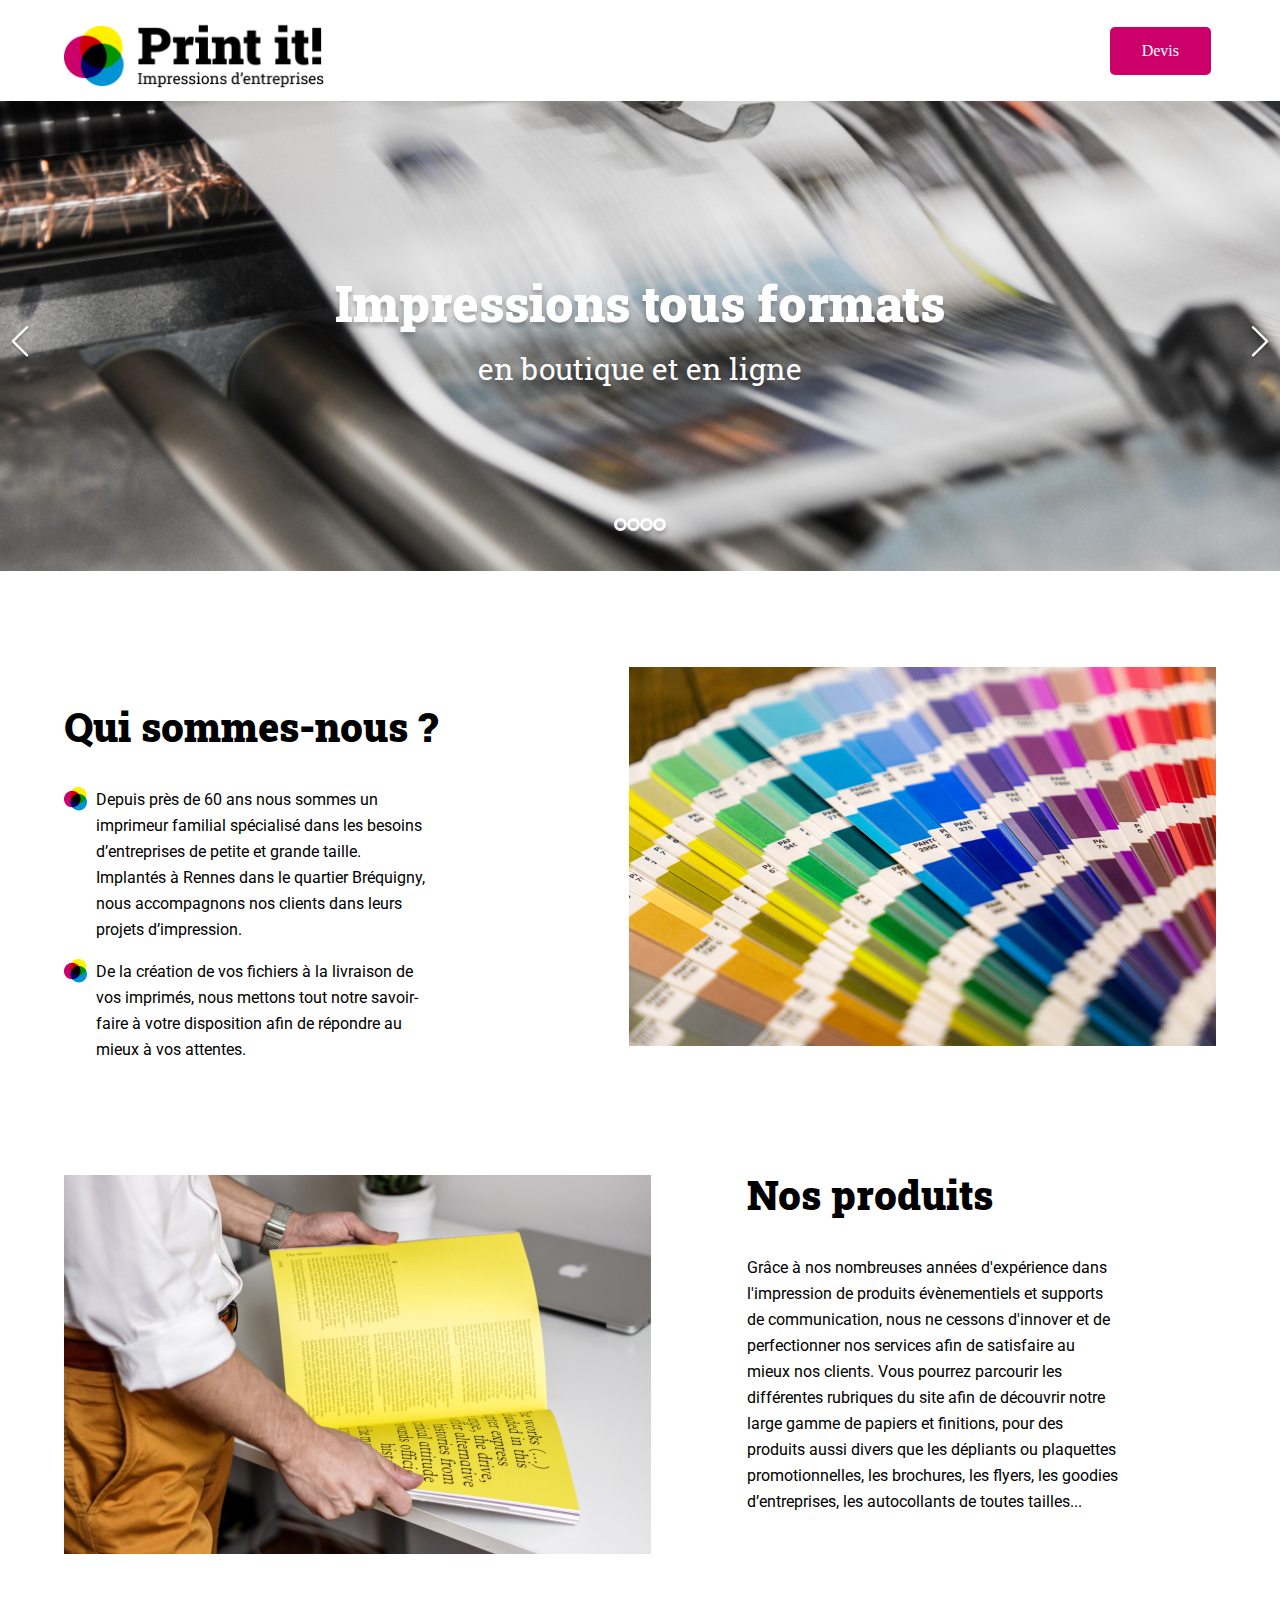
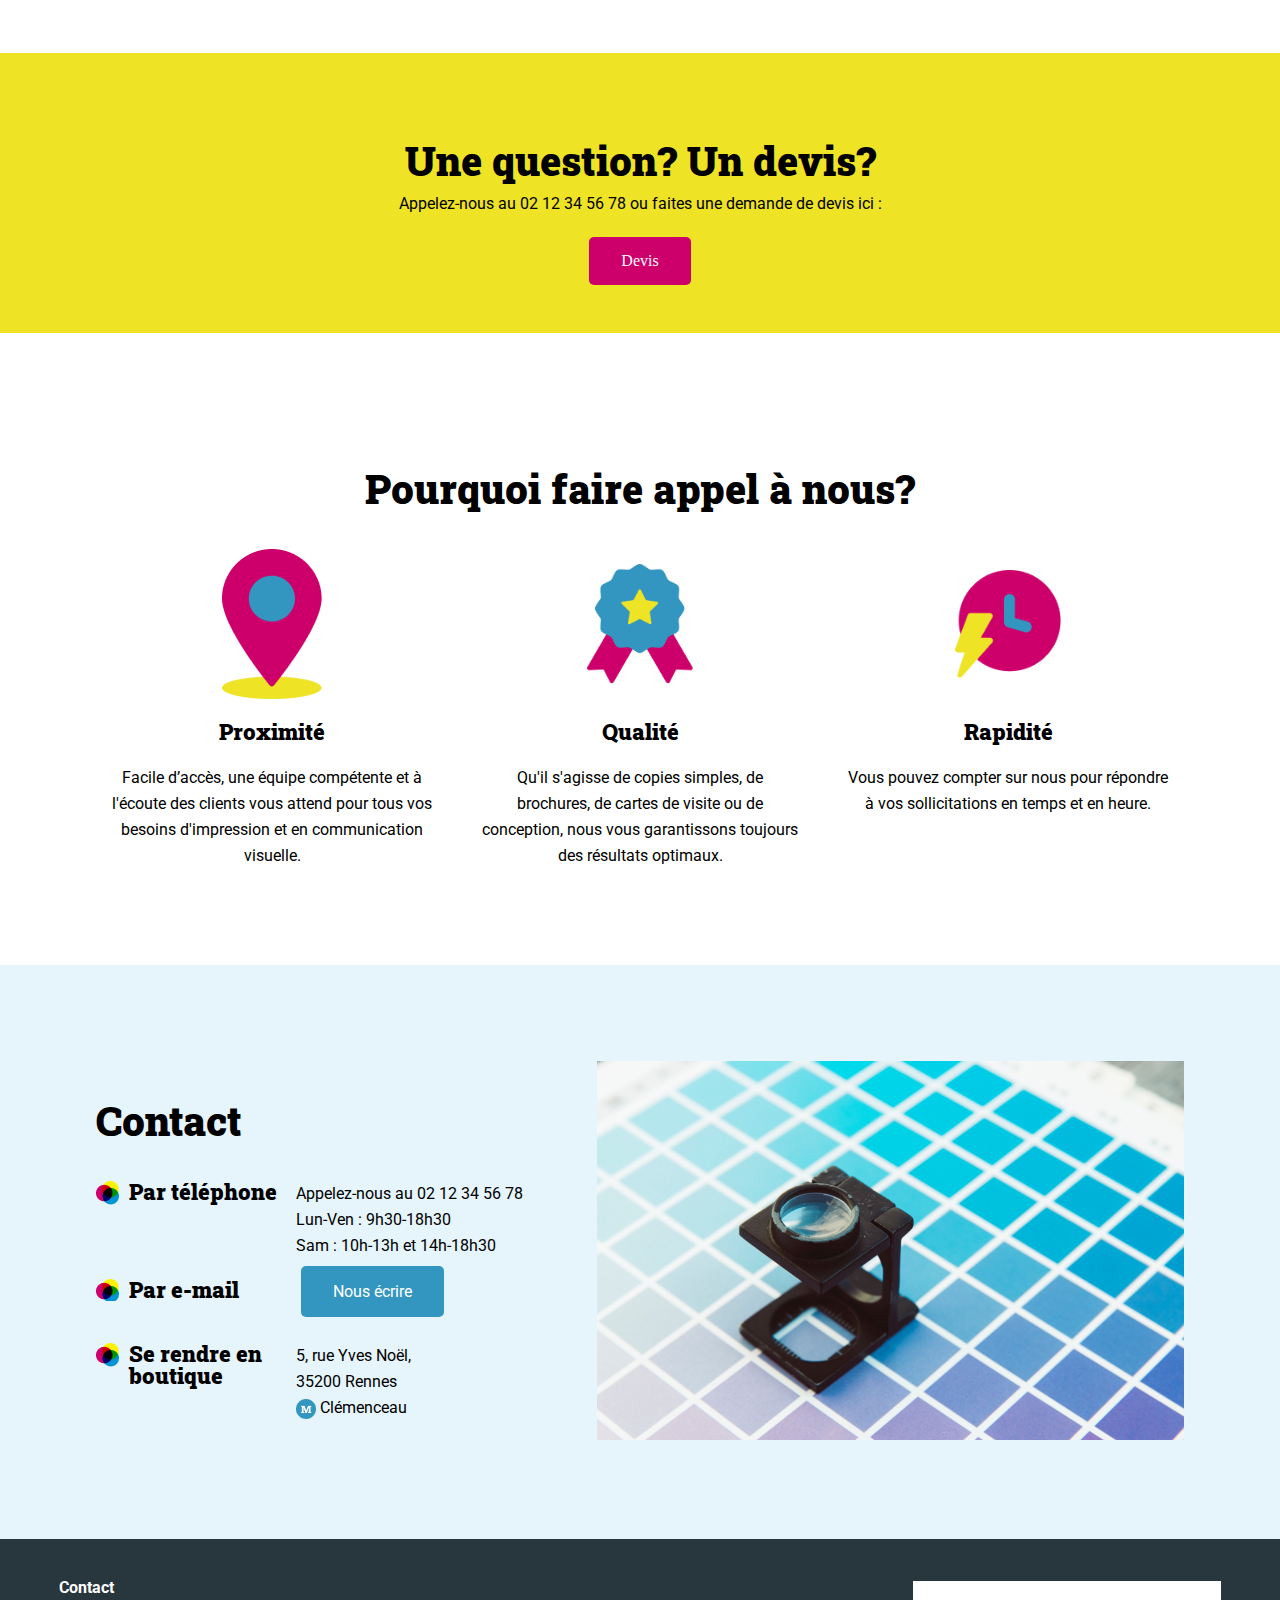
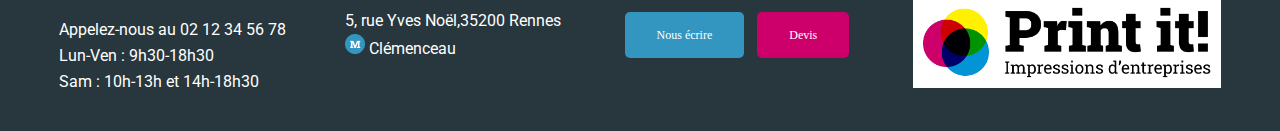
<file: index.html>
<!DOCTYPE html>
<html lang="fr">
<head>
	<meta charset="UTF-8">
	<meta name="viewport" content="width=device-width, initial-scale=1.0">
	<title>Print it ! - Impressions d'entreprise</title>
	<link rel="stylesheet" href="./assets/style.css">
	<link rel="preconnect" href="https://fonts.googleapis.com">
	<link rel="preconnect" href="https://fonts.gstatic.com" crossorigin>
	<link href="https://fonts.googleapis.com/css2?family=Roboto:wght@400;700&family=Roboto+Slab:wght@400;900&display=swap" rel="stylesheet">
</head>
<body>
<header class="container">
	<h1>
		<img class="logo" src="./assets/images/logo.png" alt="Print it ! Impressions d'entreprises" >
	</h1>
	<a class="btn devis" href="mailto:contact@print-it.tld">Devis</a>
</header>
<main>
	<div id="banner">
		
		<img class="banner-img" src="./assets/images/slideshow/slide1.jpg" alt="Banner Print-it">
		

		<img class="arrow-left banner-arrow" src="./assets/images/arrow_left.png"alt="carousel left">
		<img class="arrow-right banner-arrow" src="./assets/images/arrow_right.png"alt="carousel right">
		<p class= " banner-tagline">Impressions tous formats <span>en boutique et en ligne</span></p>
		

			<div class="dots" id="dots">
			</div>
		
	</div>
	<section id="about-us" class="container">
		<div>
			<h2>Qui sommes-nous ?</h2>
			<ul>
				<li>Depuis près de 60 ans nous sommes un imprimeur familial spécialisé dans les besoins d’entreprises de petite et grande taille. Implantés à Rennes dans le quartier Bréquigny, nous accompagnons nos clients dans leurs projets d’impression.</li>
				<li>De la création de vos fichiers à la livraison de vos imprimés, nous mettons tout notre savoir-faire à votre disposition afin de répondre au mieux à vos attentes.</li>
			</ul>
		</div>
		<aside>
			<img src="./assets/images/colors.jpg" alt="palette multicolore">
		</aside>
	</section>
	<section id="products" class="container">
		<div>
			<h2>Nos produits</h2>
			<p>Grâce à nos nombreuses années d'expérience dans l'impression de produits évènementiels et supports de communication, nous ne cessons d'innover et de perfectionner nos services afin de satisfaire au mieux nos clients. Vous pourrez parcourir les différentes rubriques du site afin de découvrir notre large gamme de papiers et finitions, pour des produits aussi divers que les dépliants ou plaquettes promotionnelles, les brochures, les flyers, les goodies d’entreprises, les autocollants de toutes tailles... </p>
		</div>
		<aside>
			<img src="./assets/images/yellow-book.jpg" alt="Imprimeur avec un livre jaune dans les mains">
		</aside>

	</section>
	<section id="question" class="bg-yellow">
		<h2>Une question? Un devis?</h2>
		<p>Appelez-nous au 02 12 34 56 78 ou faites une demande de devis ici :</p>
		<a href="mailto:contact@print-it.tld" class="btn devis">Devis</a>
	</section>
	<section id="why-us" class="container">
		<h2>Pourquoi faire appel à nous?</h2>
		<div>
			<article>
				<img src="./assets/images/proximity-icon.png" alt="Icone Proximité">
				<h3>Proximité</h3>
				<p>Facile d’accès, une équipe compétente et à l'écoute des clients vous attend pour tous vos besoins d'impression et en communication visuelle.</p>
			</article>
			<article>
				<img src="./assets/images/quality-icon.png" alt="Icone Qualité">
				<h3>Qualité</h3>
				<p>Qu'il s'agisse de copies simples, de brochures, de cartes de visite ou de conception, nous vous garantissons toujours des résultats optimaux.</p>
			</article>
			<article>
				<img src="./assets/images/speedy-icon.png" alt="Rapidité Qualité">
				<h3>Rapidité</h3>
				<p>Vous pouvez compter sur nous pour répondre à vos sollicitations en temps et en heure.</p>
			</article>
		</div>
	</section>
	<section id="contact" class="bg-lightblue">
		<div class="container">
			<div>
				<h2>Contact</h2>
				<div>
					<h3>Par téléphone</h3>
					<ul>
						<li>Appelez-nous au 02 12 34 56 78</li>
						<li>Lun-Ven : 9h30-18h30</li>
						<li>Sam : 10h-13h et 14h-18h30</li>
					</ul>
				</div>
				<div>
					<h3>Par e-mail</h3>
					<p>
						<a href="mailto:contact@print-it.tld" class="btn">Nous écrire</a>
					</p>
				</div>
				<div>
					<h3>Se rendre en boutique</h3>
					<p>5, rue Yves Noël,<br>
						35200 Rennes<br>
						<img class="inline-icon" src="./assets/images/metro.png" alt="metro"/> Clémenceau</p>
				</div>
			</div>
			<div>
				<img src="./assets/images/magnifying-glass.jpg" alt="Loupe avec palette bleue">
			</div>

		</div>
	</section>
</main>
<footer>
	<div>
		<p class="footer-contact">Contact</p>
		<ul>
			<li>Appelez-nous au 02 12 34 56 78</li>
			<li>Lun-Ven : 9h30-18h30</li>
			<li>Sam : 10h-13h et 14h-18h30</li>
		</ul>
	</div>
	<div>
		<p>5, rue Yves Noël,35200 Rennes<br>
			<img src="./assets/images/metro.png" alt="metro"/> Clémenceau</p>
	</div>
	<div>
		<a href="mailto:contact@print-it.tld" class="btn">Nous écrire</a>
		<a href="mailto:contact@print-it.tld?subject=Demande&nbsp;de&nbsp;devis" class="btn devis">Devis</a>
	</div>
	<div>
		<img class="footer-logo" src="./assets/images/logo.png" alt="Print it ! Impressions d'entreprises" >
	</div>
</footer>
<script src="./assets/script.js"></script>
</body>
</html>
</file>
<file: assets/style.css>
/* variables declaration */
:root {
	--primary-color: #3396C0;
	--secondary-color: #CD006B;
	--third-color: #EEE325;
}

/* Reset CSS */
* {
	-webkit-box-sizing: border-box;
	-moz-box-sizing: border-box;
	box-sizing: border-box;
}
html, body, div, span, applet, object, iframe,
h1, h2, h3, h4, h5, h6, p, blockquote, pre,
a, abbr, acronym, address, big, cite, code,
del, dfn, em, img, ins, kbd, q, s, samp,
small, strike, strong, sub, sup, tt, var,
b, u, i, center,
dl, dt, dd, ol, ul, li,
fieldset, form, label, legend,
table, caption, tbody, tfoot, thead, tr, th, td,
article, aside, canvas, details, embed,
figure, figcaption, footer, header, hgroup,
menu, nav, output, ruby, section, summary,
time, mark, audio, video {
	margin: 0;
	padding: 0;
	border: 0;
	font: inherit;
	font-size: 100%;
	vertical-align: baseline;
}
/* HTML5 display-role reset for older browsers */
article, aside, details, figcaption, figure,
footer, header, hgroup, menu, nav, section {
	display: block;
}
body {
	line-height: 1;
}
ol, ul {
	list-style: none;
}
blockquote, q {
	quotes: none;
}
blockquote:before, blockquote:after,
q:before, q:after {
	content: none;
}
table {
	border-collapse: collapse;
	border-spacing: 0;
}
body {

}
section {
	margin-block: 6em;
}
h2 {
	font-family: 'Roboto Slab', sans-serif;
	font-size: 40px;
	font-weight: 900;
	margin-block: 1em;
}
h3{
	font-family: 'Roboto Slab', sans-serif;
	font-size: 22px;
	font-weight: 900;
	margin-block: 1em;
}

p, li {
	font-family: Roboto, sans-serif;
	font-size: 16px;
	line-height: 26px;
}
.container {
	max-width: 1440px;
	margin-inline:auto;
	padding-inline: 5%;
}
header {
	display: flex;
	justify-content: space-between;
	align-items: center;
}
.logo{
	width: 260px;
	margin-block: 10px;
}

.btn {
	background-color: var(--primary-color) ;
	padding: 16px 32px;
	margin-inline:5px;
	border-radius: 5px;
	color: white;
	text-decoration: none;
}
.devis {
	background-color: var(--secondary-color);
}

#banner {
	display: flex;
	flex-direction: column;
	align-items: center;
	justify-content: center;
	width: 100%;
	min-height: 470px;
	position: relative;
}
.banner-img {
	position: absolute;
	width: 100%;
	height: 100%;
	z-index: -1;
	object-fit: cover;
	object-position: center;
}
/* Code CSS en prévision de l'ajout d'un carousel pour la bannière */
/* Gestion des fleches du carrousel */
#banner .banner-arrow {
	position: absolute;
width: 20px;
top: calc(50% - 10px);
cursor: pointer;
}
#banner .arrow-left {
	left: 10px;
}
#banner .arrow-right {
	right: 10px;
}
/* Gestion des points du carrousel */
.dots {
	position: absolute;
	bottom: 40px;
	display: flex;
}
.dot {
	display: inline-block;
	width: 13px;
	height: 13px;
	background-color: #ffffff00;
	border: 3px solid #fff;
	border-radius: 100%;
	box-shadow: 0 4px 4px rgba(0, 0, 0, 0.25);;
}
.dot_selected {
	background-color: #fff;
}
/* Fin du code CSS pour le carousel */
#banner p {
	font-family: 'Roboto Slab', sans-serif;
	font-weight: 900;
	font-size: 50px;
	line-height: 66px;
	color: white;
	text-shadow: 0 4px 4px rgba(0, 0, 0, 0.25);
	text-align: center;
}
#banner p span {
	display: block;
	font-weight: 400;
	font-size: 30px;
}
#about-us {
	display: flex;
}
#about-us article, #about-us aside {
	flex:1;
}
#about-us li {
	background: url("./images/tricolor-icon.png") no-repeat left top;
	font-size: 16px;
	line-height: 26px;
	padding-left:2em;
	width: 65%;
	margin-bottom: 1em;

}

#products {
	display: flex;
	align-items: flex-start;
	flex-direction: row-reverse;
}
#products div, #products aside {
	flex:1;
}
#products div {
	padding: 0 6em;
}
#products h2 {
	margin-top: 0;
}
.bg-yellow {
	background-color: var(--third-color);
}
#question {
	display: flex;
	flex-direction: column;
	align-items: center;
	padding-block: 3em;
}
#question h2 {
	margin-bottom: 10px;
}
#question p {
	margin-bottom: 20px;
}

#why-us {
	display: flex;
	flex-direction: column;
	text-align: center;
}
#why-us > div{
	display: flex;
	justify-content: space-evenly;
}
#why-us article {
	max-width: 320px;
	display: flex;
	flex-direction: column;
}
#why-us img {
	width: 33%;
	height: 150px;
	text-align: center;
	margin-inline: auto;
	margin-block: 0;
	object-fit: contain;
}

.bg-lightblue{
	background-color: #E6F4FB;
}
#contact {
	margin-bottom: 0;
}
#contact article, #contact div {
	flex:1;
}


#contact .container {
	flex-direction: row;
	display: flex;
	padding: 6em ;
}

#contact .container > div > div {
	display: flex;
	padding-bottom: 20px;
}

#contact h3 {
	margin-top: 0;
	background: url("./images/tricolor-icon.png") no-repeat left top;
	padding-left:1.5em;
	width: 200px;
}
.inline-icon {
	vertical-align: middle;
}
footer {
	background-color: #28363D;
	color: white;
	display: flex;
	padding-block: 3em;
	justify-content: space-evenly;
	font-size: 12px;
	align-items: center;
}
footer div {

	position: relative;
}
.footer-logo {
	background-color: white;
	max-width: 308px;
	padding: 10px;
}
.footer-contact {
	margin-bottom: 1em;
	font-weight: 700;
	font-size: 16px;

}

@media all and (max-width: 1250px) {
	#contact > article {
		flex: 2;
	}
}
</file>
